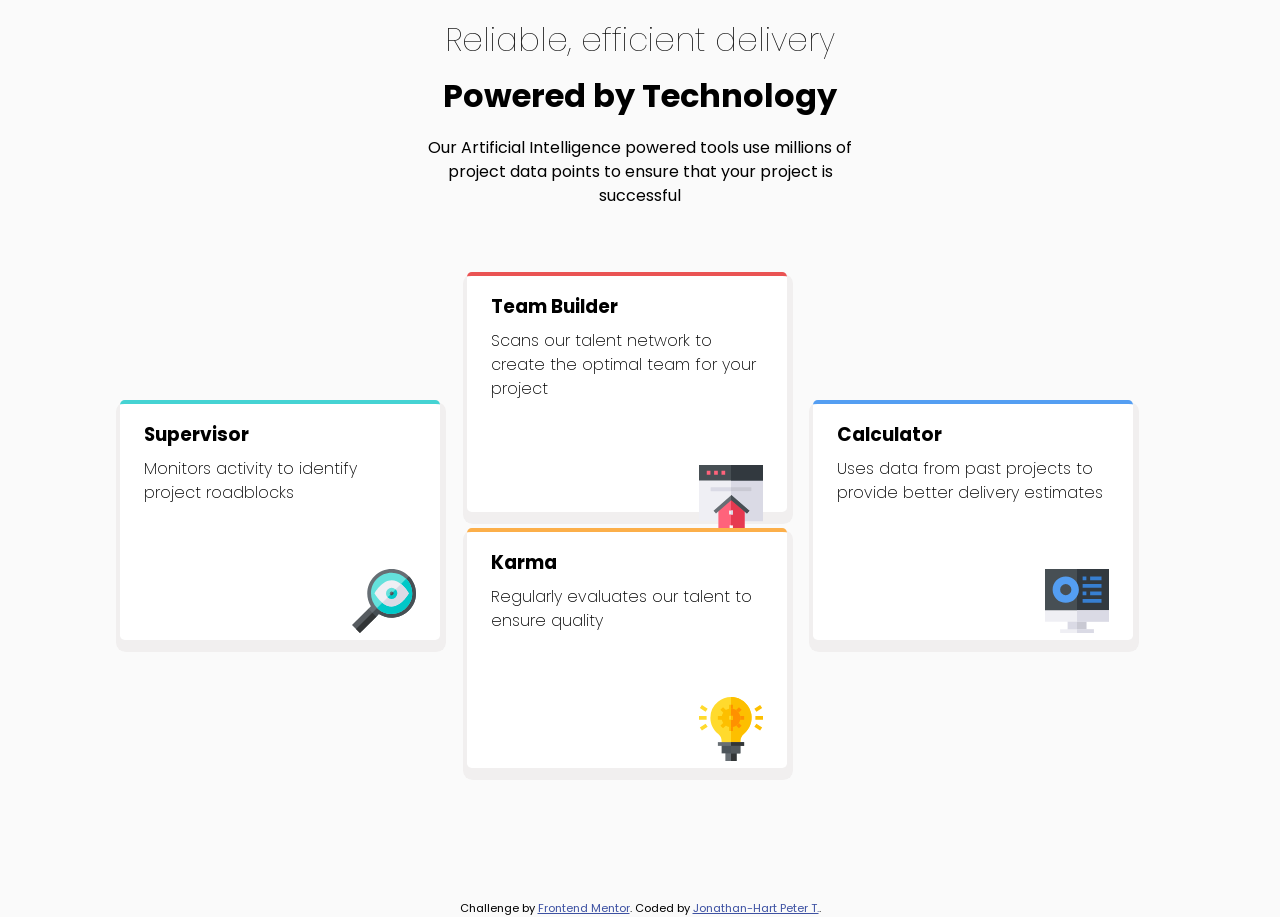
<file: index.html>
<!DOCTYPE html>
<html lang="en">
  <head>
    <meta charset="UTF-8" />
    <meta name="viewport" content="width=device-width, initial-scale=1.0" />
    <link
      rel="icon"
      type="image/png"
      sizes="32x32"
      href="./images/favicon-32x32.png"
    />
    <link rel="stylesheet" href="style.css" />
    <link rel="preconnect" href="https://fonts.googleapis.com" />
    <link rel="preconnect" href="https://fonts.gstatic.com" crossorigin />
    <link
      href="https://fonts.googleapis.com/css2?family=Poppins:wght@200;400;600&display=swap"
      rel="stylesheet"
    />
    <title>Frontend Mentor | Four Card Feature Section</title>
    <style></style>
  </head>

  <body>
    <main class="container">
      <div class="text">
        <h1>Reliable, efficient delivery</h1>
        <h1>Powered by Technology</h1>
        <p>
          Our Artificial Intelligence powered tools use millions of project data
          points to ensure that your project is successful
        </p>
      </div>

      <div class="grid">
        <div class="card1">
          <h3>Supervisor</h3>
          <p>Monitors activity to identify project roadblocks</p>
          <img src="./images/icon-supervisor.svg" alt="" />
        </div>
        <div class="combine">
          <div class="card2">
            <h3>Team Builder</h3>
            <p>
              Scans our talent network to create the optimal team for your
              project
            </p>
            <img src="./images/icon-team-builder.svg" alt="" />
          </div>
          <div class="card3">
            <h3>Karma</h3>
            <p>Regularly evaluates our talent to ensure quality</p>
            <img src="./images/icon-karma.svg" alt="" />
          </div>
        </div>
        <div class="card4">
          <h3>Calculator</h3>
          <p>
            Uses data from past projects to provide better delivery estimates
          </p>
          <img src="./images/icon-calculator.svg" alt="" />
        </div>
      </div>
    </main>

    <footer>
      <p class="attribution">
        Challenge by
        <a href="https://www.frontendmentor.io?ref=challenge" target="_blank"
          >Frontend Mentor</a
        >. Coded by <a href="#">Jonathan-Hart Peter T.</a>.
      </p>
    </footer>
  </body>
</html>
</file>
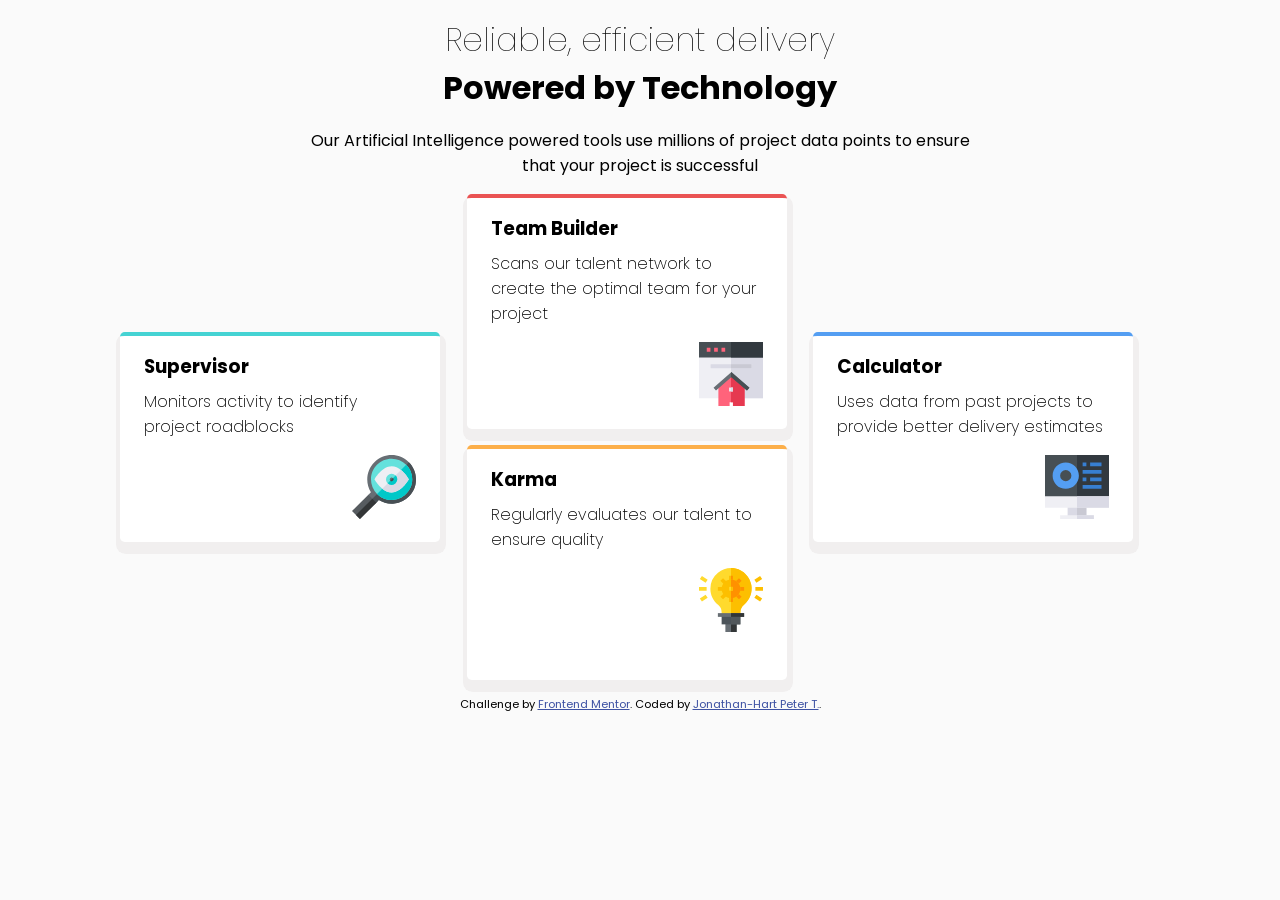
<file: four-card-feature-section-master/index.html>
<!DOCTYPE html>
<html lang="en">
  <head>
    <meta charset="UTF-8" />
    <meta name="viewport" content="width=device-width, initial-scale=1.0" />
    <link
      rel="icon"
      type="image/png"
      sizes="32x32"
      href="./images/favicon-32x32.png"
    />
    <link rel="stylesheet" href="main.css" />
    <link rel="preconnect" href="https://fonts.googleapis.com" />
    <link rel="preconnect" href="https://fonts.gstatic.com" crossorigin />
    <link
      href="https://fonts.googleapis.com/css2?family=Poppins:wght@200;400;600&display=swap"
      rel="stylesheet"
    />
    <title>Frontend Mentor | Four Card Feature Section</title>
    <style></style>
  </head>

  <body>
    <main class="container">
      <div class="text">
        <h1>Reliable, efficient delivery</h1>
        <h1>Powered by Technology</h1>
        <p>
          Our Artificial Intelligence powered tools use millions of project data
          points to ensure that your project is successful
        </p>
      </div>

      <div class="grid">
        <div class="card1">
          <h3>Supervisor</h3>
          <p>Monitors activity to identify project roadblocks</p>
          <img src="./images/icon-supervisor.svg" alt="" />
        </div>
        <div class="combine">
          <div class="card2">
            <h3>Team Builder</h3>
            <p>
              Scans our talent network to create the optimal team for your
              project
            </p>
            <img src="./images/icon-team-builder.svg" alt="" />
          </div>
          <div class="card3">
            <h3>Karma</h3>
            <p>Regularly evaluates our talent to ensure quality</p>
            <img src="./images/icon-karma.svg" alt="" />
          </div>
        </div>
        <div class="card4">
          <h3>Calculator</h3>
          <p>
            Uses data from past projects to provide better delivery estimates
          </p>
          <img src="./images/icon-calculator.svg" alt="" />
        </div>
      </div>
    </main>

    <footer>
      <p class="attribution">
        Challenge by
        <a href="https://www.frontendmentor.io?ref=challenge" target="_blank"
          >Frontend Mentor</a
        >. Coded by <a href="#">Jonathan-Hart Peter T.</a>.
      </p>
    </footer>
  </body>
</html>
</file>
<file: style.css>
* {
  margin: 0;
  padding: 0;
  box-sizing: border-box;
}

body {
  min-height: 100vh;
  background-color: hsl(0, 0%, 98%);
  font-family: "Poppins", sans-serif;
  display: flex;
  flex-direction: column;
  justify-content: space-around;
}

main.container {
  min-height: 100vh;
  padding: 1rem 6rem;
}
main.container .text {
  margin-bottom: 1rem;
}
main.container .text h1 {
  text-align: center;
  margin-bottom: 0.5rem;
}
main.container .text h1:first-child {
  font-weight: 100;
}
main.container .text > p {
  text-align: center;
  margin-top: 1rem;
  margin-bottom: 4rem;
  padding: 0 20rem;
  line-height: 1.5rem;
}
main.container .grid {
  display: grid;
  grid-template-columns: 1fr 1fr 1fr;
  align-items: center;
  margin: auto;
  justify-content: center;
  max-width: 65rem;
}
main.container .grid .card1 {
  background-color: white;
  box-shadow: 1px 7px 0 5px hsl(0, 7%, 94%);
  border-top: 0.3rem solid hsl(180, 62%, 55%);
  padding: 1rem 1.5rem 1rem 1.5rem;
  border-radius: 0.3rem;
  max-width: 20rem;
  height: 15rem;
}
main.container .grid .card1 h3 {
  margin-bottom: 0.5rem;
}
main.container .grid .card1 p {
  margin-bottom: 4rem;
  font-weight: 200;
  line-height: 1.5rem;
}
main.container .grid .card1 img {
  margin-left: 13rem;
}
main.container .grid .combine {
  display: grid;
  grid-template-rows: 1fr 1fr;
  gap: 1rem;
}
main.container .grid .combine .card2 {
  background-color: white;
  box-shadow: 1px 7px 0 5px hsl(0, 7%, 94%);
  border-top: 0.3rem solid hsl(0, 78%, 62%);
  padding: 1rem 1.5rem 1rem 1.5rem;
  border-radius: 0.3rem;
  max-width: 20rem;
  height: 15rem;
}
main.container .grid .combine .card2 h3 {
  margin-bottom: 0.5rem;
}
main.container .grid .combine .card2 p {
  margin-bottom: 4rem;
  font-weight: 200;
  line-height: 1.5rem;
}
main.container .grid .combine .card2 img {
  margin-left: 13rem;
}
main.container .grid .combine .card3 {
  background-color: white;
  box-shadow: 1px 7px 0 5px hsl(0, 7%, 94%);
  border-top: 0.3rem solid hsl(34, 97%, 64%);
  padding: 1rem 1.5rem 1rem 1.5rem;
  border-radius: 0.3rem;
  max-width: 20rem;
  height: 15rem;
}
main.container .grid .combine .card3 h3 {
  margin-bottom: 0.5rem;
}
main.container .grid .combine .card3 p {
  margin-bottom: 4rem;
  font-weight: 200;
  line-height: 1.5rem;
}
main.container .grid .combine .card3 img {
  margin-left: 13rem;
}
main.container .grid .card4 {
  background-color: white;
  box-shadow: 1px 7px 0 5px hsl(0, 7%, 94%);
  border-top: 0.3rem solid hsl(212, 86%, 64%);
  padding: 1rem 1.5rem 1rem 1.5rem;
  border-radius: 0.3rem;
  max-width: 20rem;
  height: 15rem;
}
main.container .grid .card4 h3 {
  margin-bottom: 0.5rem;
}
main.container .grid .card4 p {
  margin-bottom: 4rem;
  font-weight: 200;
  line-height: 1.5rem;
}
main.container .grid .card4 img {
  margin-left: 13rem;
}

footer p.attribution {
  font-size: 0.7rem;
  text-align: center;
}
footer p.attribution a {
  color: hsl(228, 45%, 44%);
}

@media (max-width: 1220px) {
  main.container {
    min-height: 100vh;
    padding: 1rem 1rem;
  }
}
@media (max-width: 1023px) {
  main.container {
    padding: 1rem 1rem;
    display: flex;
    flex-direction: column;
  }
  main.container .text {
    margin-bottom: 3rem;
  }
  main.container .text h1 {
    font-size: 1.5rem;
  }
  main.container .text > p {
    padding: 0 0;
    margin-bottom: 1rem;
  }
  main.container .grid {
    display: grid;
    grid-template-columns: 1fr;
    gap: 2rem;
  }
}
</file>
<file: four-card-feature-section-master/main.css>
* {
  margin: 0;
  padding: 0;
  box-sizing: border-box;
}

body {
  min-height: 100vh;
  background-color: hsl(0deg, 0%, 98%);
  font-family: "Poppins", sans-serif;
}

main.container {
  max-width: 90rem;
  min-height: 30rem;
  padding: 1rem 6rem;
}
main.container .text {
  margin-bottom: 1rem;
}
main.container .text h1 {
  text-align: center;
}
main.container .text h1:first-child {
  font-weight: 100;
}
main.container .text > p {
  text-align: center;
  margin-top: 1rem;
  padding: 0 13rem;
}
main.container .grid {
  display: grid;
  grid-template-columns: 1fr 1fr 1fr;
  align-items: center;
  margin: auto;
  justify-content: center;
  max-width: 65rem;
}
main.container .grid .card1 {
  background-color: white;
  box-shadow: 1px 7px 0 5px hsl(0deg, 7%, 94%);
  border-top: 0.3rem solid hsl(180deg, 62%, 55%);
  padding: 1rem 1.5rem 1rem 1.5rem;
  border-radius: 0.3rem;
  max-width: 20rem;
}
main.container .grid .card1 h3 {
  margin-bottom: 0.5rem;
}
main.container .grid .card1 p {
  margin-bottom: 1rem;
  font-weight: 200;
}
main.container .grid .card1 img {
  margin-left: 13rem;
}
main.container .grid .combine {
  display: grid;
  grid-template-rows: 1fr 1fr;
  gap: 1rem;
}
main.container .grid .combine .card2 {
  background-color: white;
  box-shadow: 1px 7px 0 5px hsl(0deg, 7%, 94%);
  border-top: 0.3rem solid hsl(0deg, 78%, 62%);
  padding: 1rem 1.5rem 1rem 1.5rem;
  border-radius: 0.3rem;
  max-width: 20rem;
}
main.container .grid .combine .card2 h3 {
  margin-bottom: 0.5rem;
}
main.container .grid .combine .card2 p {
  margin-bottom: 1rem;
  font-weight: 200;
}
main.container .grid .combine .card2 img {
  margin-left: 13rem;
}
main.container .grid .combine .card3 {
  background-color: white;
  box-shadow: 1px 7px 0 5px hsl(0deg, 7%, 94%);
  border-top: 0.3rem solid hsl(34deg, 97%, 64%);
  padding: 1rem 1.5rem 1rem 1.5rem;
  border-radius: 0.3rem;
  max-width: 20rem;
}
main.container .grid .combine .card3 h3 {
  margin-bottom: 0.5rem;
}
main.container .grid .combine .card3 p {
  margin-bottom: 1rem;
  font-weight: 200;
}
main.container .grid .combine .card3 img {
  margin-left: 13rem;
}
main.container .grid .card4 {
  background-color: white;
  box-shadow: 1px 7px 0 5px hsl(0deg, 7%, 94%);
  border-top: 0.3rem solid hsl(212deg, 86%, 64%);
  padding: 1rem 1.5rem 1rem 1.5rem;
  border-radius: 0.3rem;
  max-width: 20rem;
}
main.container .grid .card4 h3 {
  margin-bottom: 0.5rem;
}
main.container .grid .card4 p {
  margin-bottom: 1rem;
  font-weight: 200;
}
main.container .grid .card4 img {
  margin-left: 13rem;
}

footer p.attribution {
  font-size: 0.7rem;
  text-align: center;
}
footer p.attribution a {
  color: hsl(228deg, 45%, 44%);
}

@media (max-width: 1150px) and (min-width: 961px) {
  main.container .text > p {
    padding: 0 9rem;
  }
}
@media (max-width: 960px) and (min-width: 401px) {
  main.container {
    padding: 1rem 3rem;
  }
  main.container .text {
    margin-bottom: 3rem;
  }
  main.container .text h1 {
    font-size: 1.5rem;
  }
  main.container .text > p {
    padding: 0 0;
  }
  main.container .grid {
    display: grid;
    grid-template-columns: 1fr;
    text-align: center;
  }
  main.container .grid .card1 img {
    margin: auto;
  }
  main.container .grid .combine .card2 img {
    margin: auto;
  }
  main.container .grid .combine .card3 img {
    margin: auto;
  }
  main.container .grid .card4 img {
    margin: auto;
  }
}
@media (max-width: 400px) {
  main.container {
    padding: 1rem 1.5rem;
  }
  main.container .text {
    margin-bottom: 3rem;
  }
  main.container .text h1 {
    font-size: 1.5rem;
  }
  main.container .text > p {
    padding: 0 0;
  }
  main.container .grid {
    display: grid;
    grid-template-columns: 1fr;
  }
}
</file>
